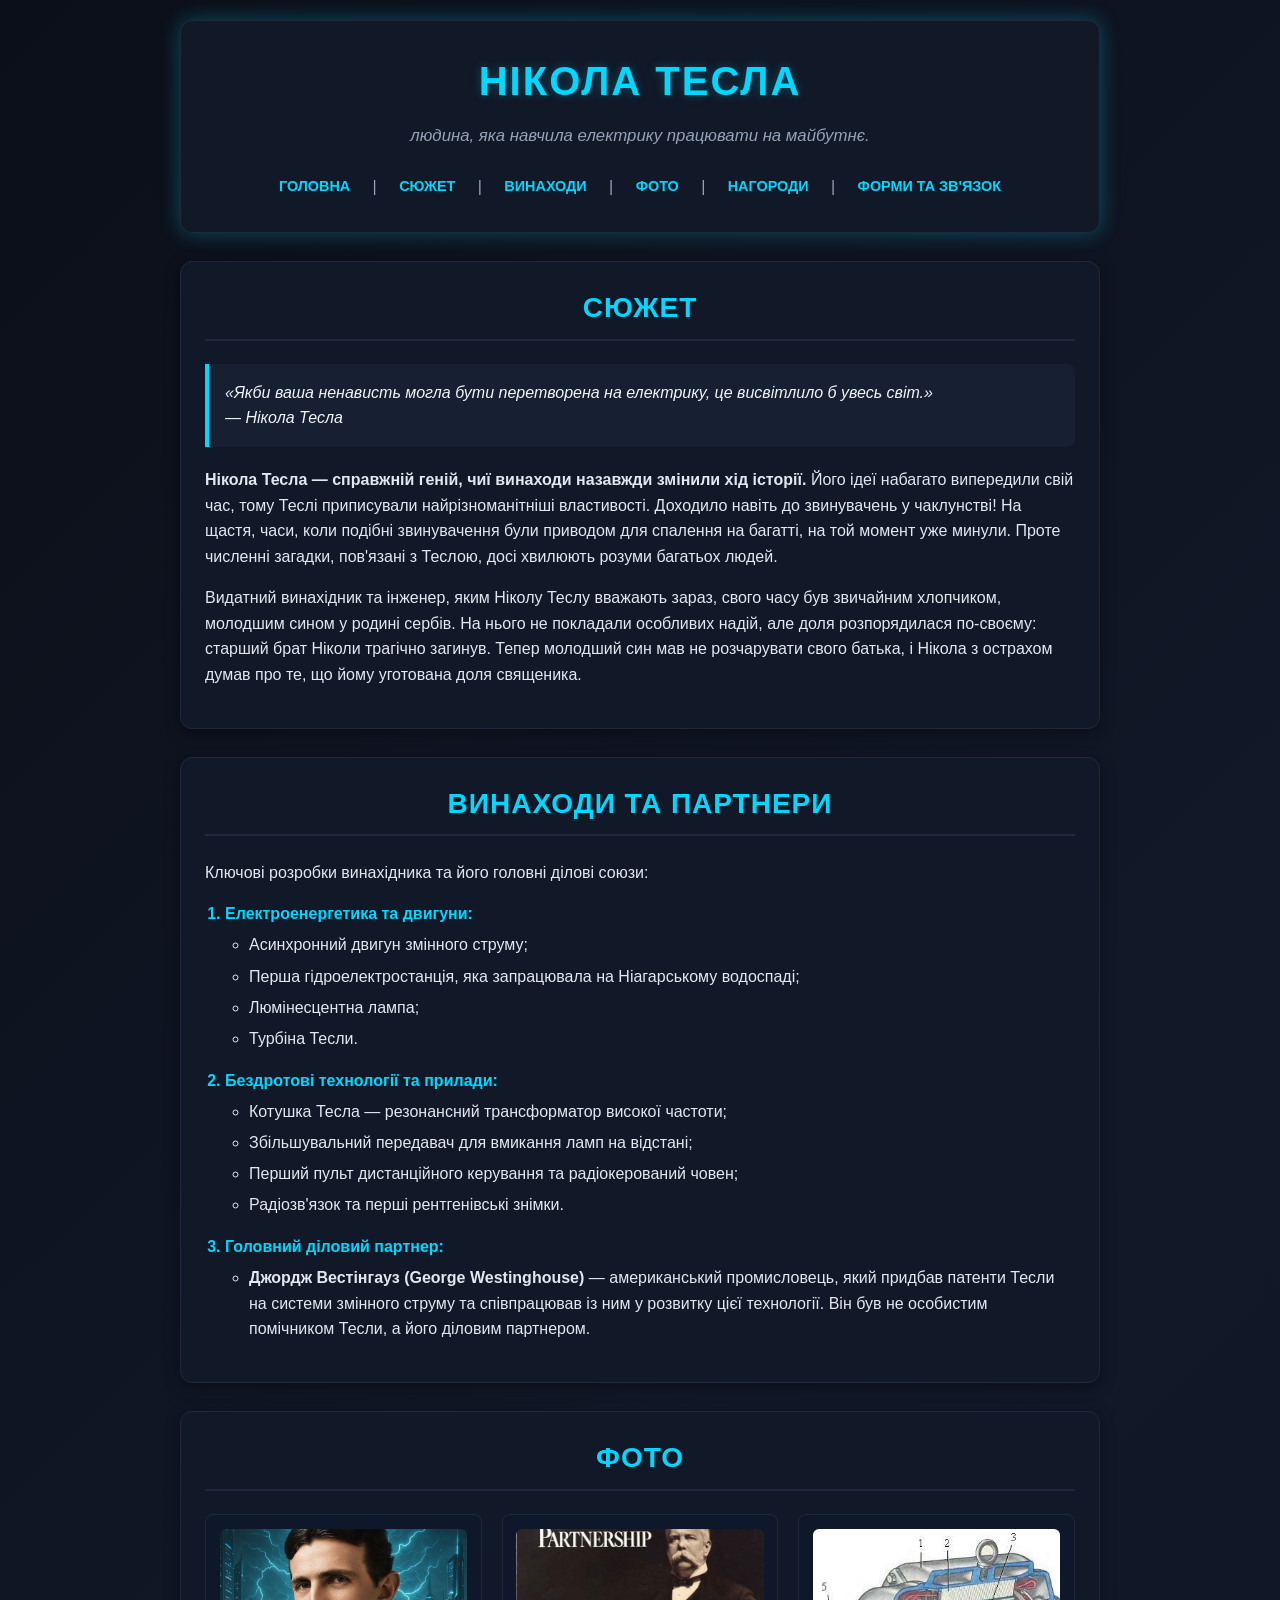
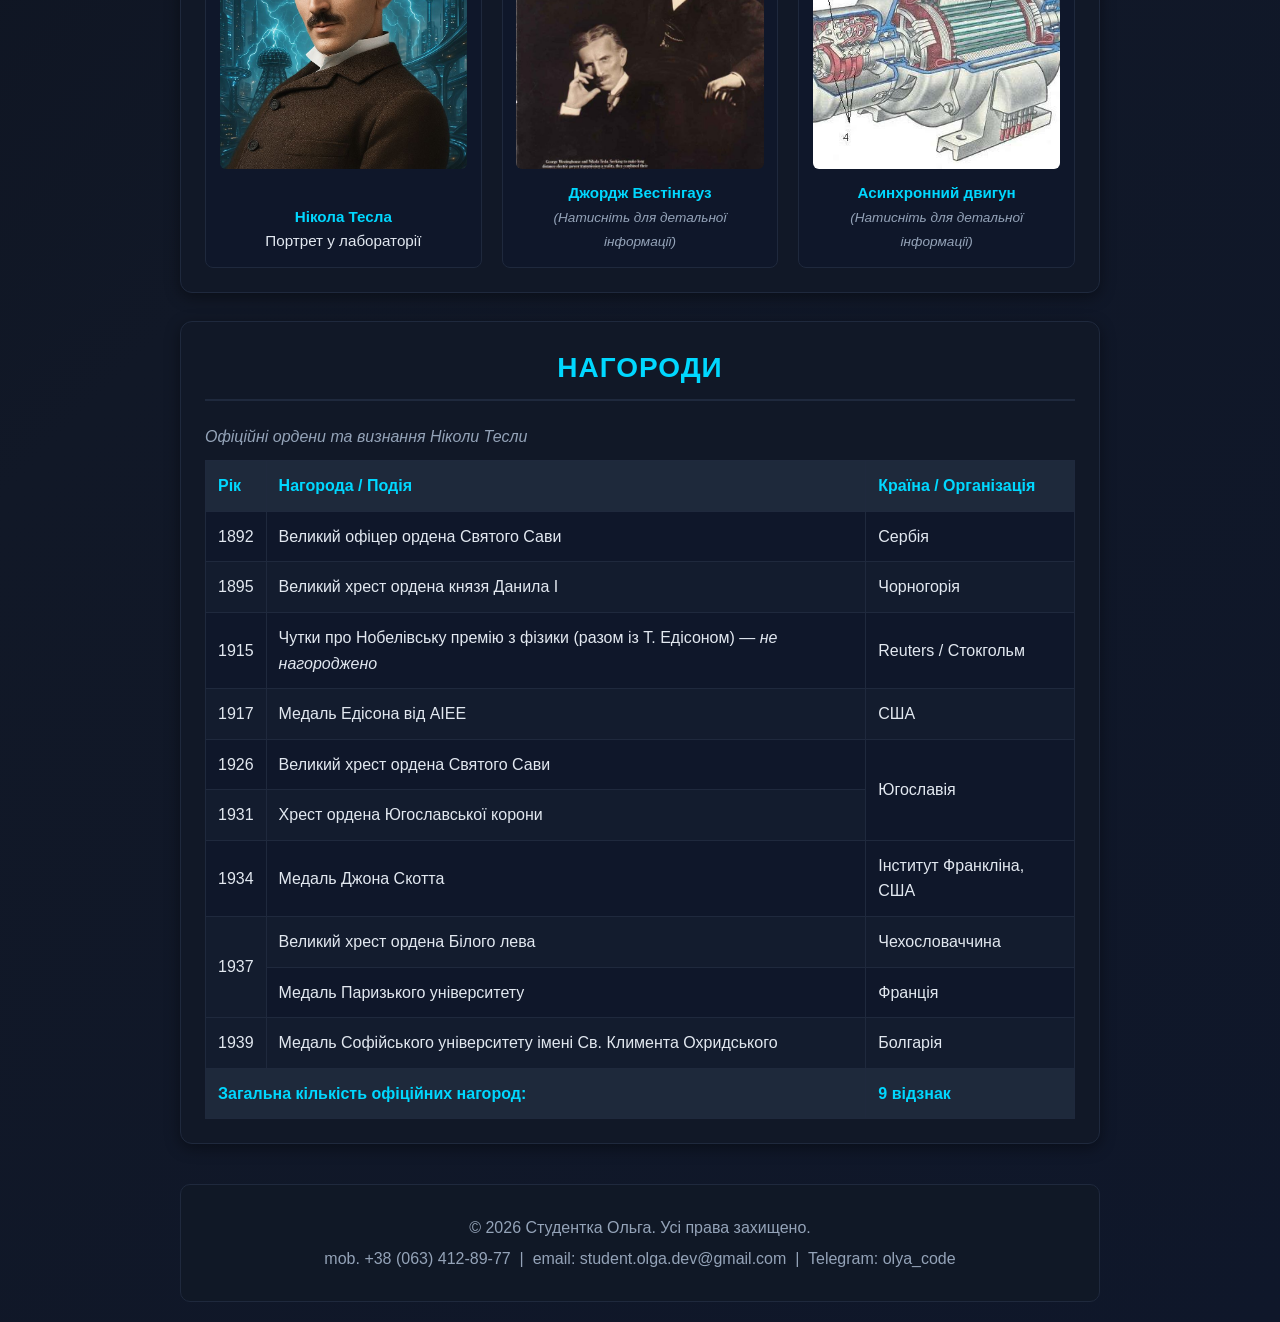
<file: index.html>
<!DOCTYPE html>
<html lang="uk">
<head>
    <meta charset="UTF-8">
    <meta name="viewport" content="width=device-width, initial-scale=1.0">
    <title>Нікола Тесла — Геній Електрики</title>
    <link rel="stylesheet" href="css/styles.css">
</head>
<body>
    <div class="container">
        <header class="site-header">
            <h1>НІКОЛА ТЕСЛА</h1>
            <p class="subtitle">людина, яка навчила електрику працювати на майбутнє.</p>
            <nav class="main-nav" aria-label="Головна навігація">
                <a href="index.html">ГОЛОВНА</a><span class="nav-divider">|</span>
                <a href="#story">СЮЖЕТ</a><span class="nav-divider">|</span>
                <a href="#inventions">ВИНАХОДИ</a><span class="nav-divider">|</span>
                <a href="#photos">ФОТО</a><span class="nav-divider">|</span>
                <a href="#awards">НАГОРОДИ</a><span class="nav-divider">|</span>
                <a href="contact.html">ФОРМИ ТА ЗВ'ЯЗОК</a>
            </nav>
        </header>

        <main>
            <section id="story">
                <h2>СЮЖЕТ</h2>
                <blockquote>
                    «Якби ваша ненависть могла бути перетворена на електрику, це висвітлило б увесь світ.»
                    <br><cite>— Нікола Тесла</cite>
                </blockquote>
                <p><strong>Нікола Тесла — справжній геній, чиї винаходи назавжди змінили хід історії.</strong> Його ідеї набагато випередили свій час, тому Теслі приписували найрізноманітніші властивості. Доходило навіть до звинувачень у чаклунстві! На щастя, часи, коли подібні звинувачення були приводом для спалення на багатті, на той момент уже минули. Проте численні загадки, пов'язані з Теслою, досі хвилюють розуми багатьох людей.</p>
                <p>Видатний винахідник та інженер, яким Ніколу Теслу вважають зараз, свого часу був звичайним хлопчиком, молодшим сином у родині сербів. На нього не покладали особливих надій, але доля розпорядилася по-своєму: старший брат Ніколи трагічно загинув. Тепер молодший син мав не розчарувати свого батька, і Нікола з острахом думав про те, що йому уготована доля священика.</p>
            </section>

            <section id="inventions">
                <h2>ВИНАХОДИ ТА ПАРТНЕРИ</h2>
                <p>Ключові розробки винахідника та його головні ділові союзи:</p>
                <ol class="nested-list">
                    <li>
                        Електроенергетика та двигуни:
                        <ul>
                            <li>Асинхронний двигун змінного струму;</li>
                            <li>Перша гідроелектростанція, яка запрацювала на Ніагарському водоспаді;</li>
                            <li>Люмінесцентна лампа;</li>
                            <li>Турбіна Тесли.</li>
                        </ul>
                    </li>
                    <li>
                        Бездротові технології та прилади:
                        <ul>
                            <li>Котушка Тесла — резонансний трансформатор високої частоти;</li>
                            <li>Збільшувальний передавач для вмикання ламп на відстані;</li>
                            <li>Перший пульт дистанційного керування та радіокерований човен;</li>
                            <li>Радіозв'язок та перші рентгенівські знімки.</li>
                        </ul>
                    </li>
                    <li>
                        Головний діловий партнер:
                        <ul>
                            <li><strong>Джордж Вестінгауз (George Westinghouse)</strong> — американський промисловець, який придбав патенти Тесли на системи змінного струму та співпрацював із ним у розвитку цієї технології. Він був не особистим помічником Тесли, а його діловим партнером.</li>
                        </ul>
                    </li>
                </ol>
            </section>

            <section id="photos">
                <h2>ФОТО</h2>
                <div class="photo-grid">
                    <article class="photo-card">
                        <img src="images/tesla.jpg" alt="Нікола Тесла у лабораторії">
                        <div class="photo-caption">
                            <strong>Нікола Тесла</strong><br>
                            <span>Портрет у лабораторії</span>
                        </div>
                    </article>

                    <article class="photo-card">
                        <a href="westinghouse.html">
                            <img src="images/westinghouse.jpg" alt="Джордж Вестінгауз">
                            <div class="photo-caption">
                                <strong>Джордж Вестінгауз</strong><br>
                                <em>(Натисніть для детальної інформації)</em>
                            </div>
                        </a>
                    </article>

                    <article class="photo-card">
                        <a href="motor.html">
                            <img src="images/motor.jpg" alt="Асинхронний двигун змінного струму">
                            <div class="photo-caption">
                                <strong>Асинхронний двигун</strong><br>
                                <em>(Натисніть для детальної інформації)</em>
                            </div>
                        </a>
                    </article>
                </div>
            </section>

            <section id="awards">
                <h2>НАГОРОДИ</h2>
                <div class="table-responsive">
                    <table>
                        <caption>Офіційні ордени та визнання Ніколи Тесли</caption>
                        <thead>
                            <tr>
                                <th>Рік</th>
                                <th>Нагорода / Подія</th>
                                <th>Країна / Організація</th>
                            </tr>
                        </thead>
                        <tbody>
                            <tr><td>1892</td><td>Великий офіцер ордена Святого Сави</td><td>Сербія</td></tr>
                            <tr><td>1895</td><td>Великий хрест ордена князя Данила I</td><td>Чорногорія</td></tr>
                            <tr><td>1915</td><td>Чутки про Нобелівську премію з фізики (разом із Т. Едісоном) — <em>не нагороджено</em></td><td>Reuters / Стокгольм</td></tr>
                            <tr><td>1917</td><td>Медаль Едісона від AIEE</td><td>США</td></tr>
                            <tr><td>1926</td><td>Великий хрест ордена Святого Сави</td><td rowspan="2">Югославія</td></tr>
                            <tr><td>1931</td><td>Хрест ордена Югославської корони</td></tr>
                            <tr><td>1934</td><td>Медаль Джона Скотта</td><td>Інститут Франкліна, США</td></tr>
                            <tr><td rowspan="2">1937</td><td>Великий хрест ордена Білого лева</td><td>Чехословаччина</td></tr>
                            <tr><td>Медаль Паризького університету</td><td>Франція</td></tr>
                            <tr><td>1939</td><td>Медаль Софійського університету імені Св. Климента Охридського</td><td>Болгарія</td></tr>
                        </tbody>
                        <tfoot>
                            <tr>
                                <td colspan="2"><strong>Загальна кількість офіційних нагород:</strong></td>
                                <td><strong>9 відзнак</strong></td>
                            </tr>
                        </tfoot>
                    </table>
                </div>
            </section>
        </main>

        <footer id="contacts" class="site-footer">
            <p>© 2026 Студентка Ольга. Усі права захищено.</p>
            <p>
                mob. +38 (063) 412-89-77  |  email: student.olga.dev@gmail.com  |  Telegram: olya_code
            </p>
        </footer>
    </div>
</body>
</html>
</file>
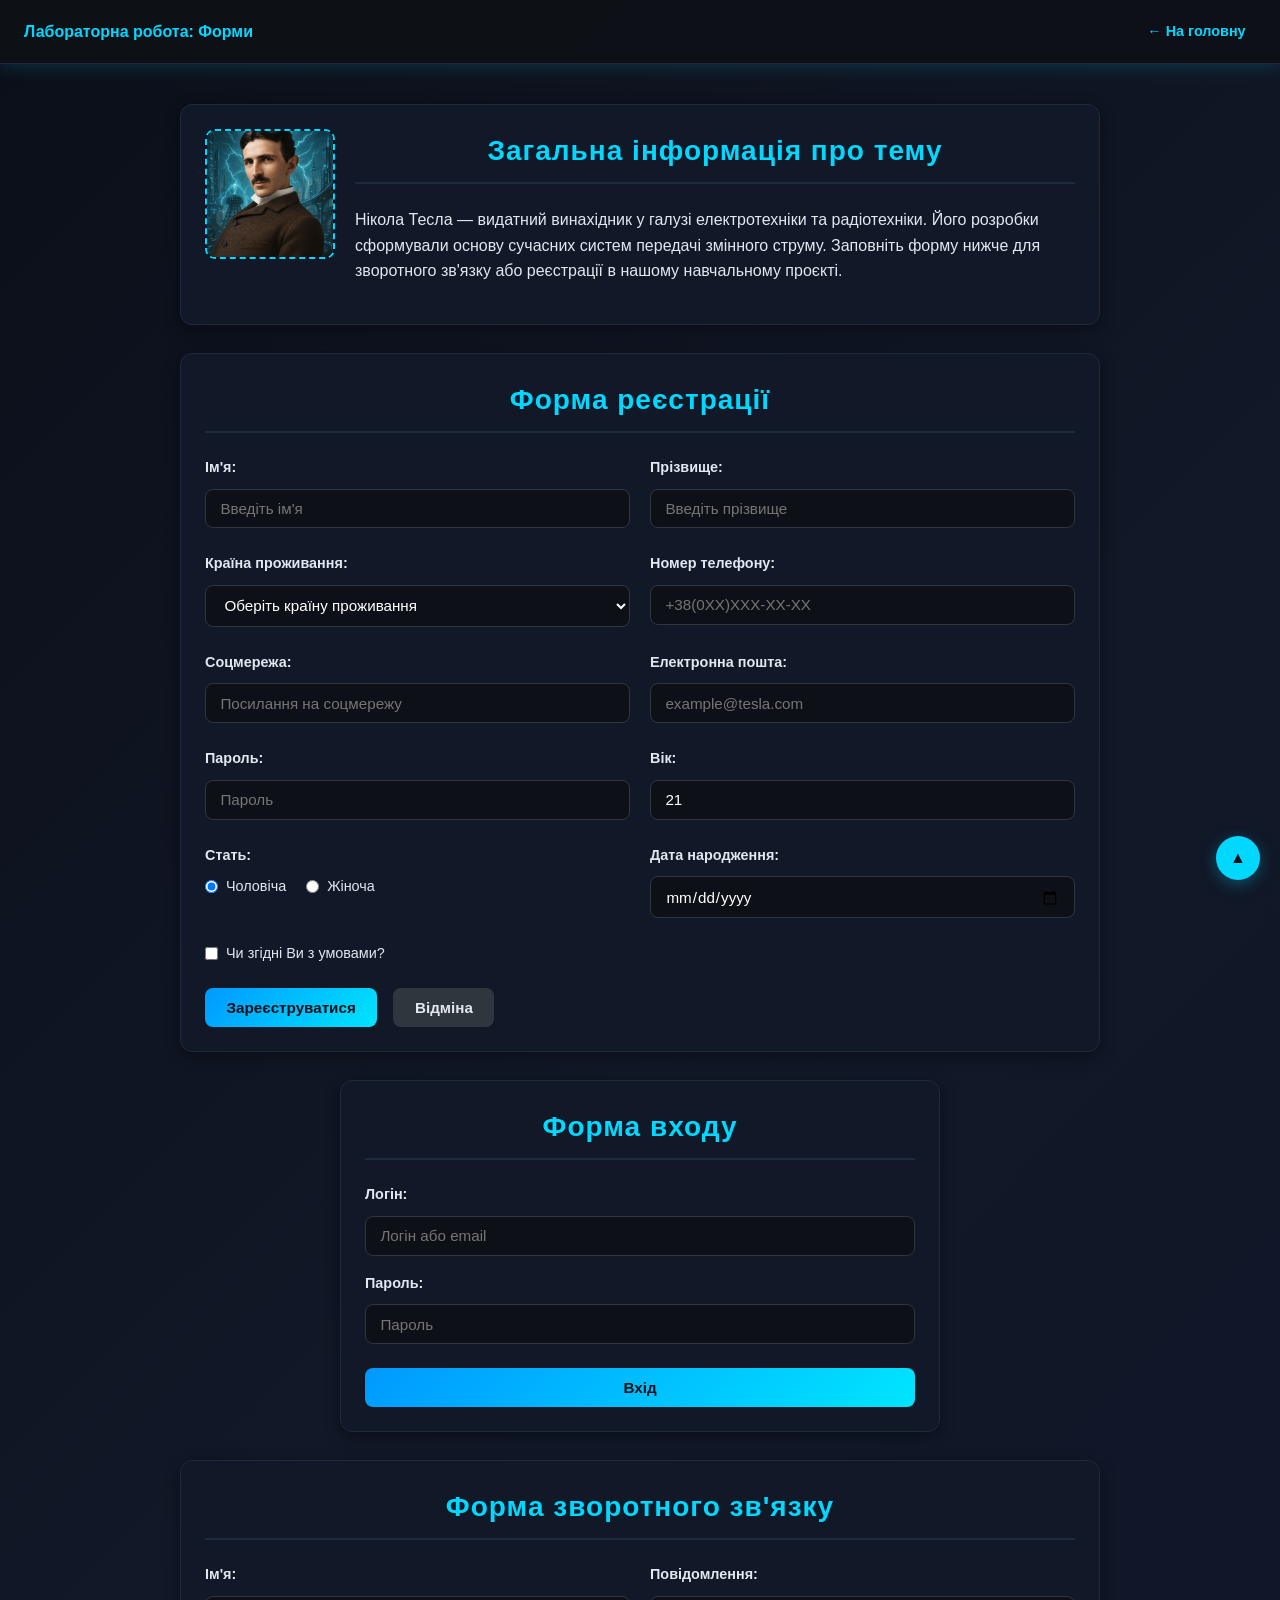
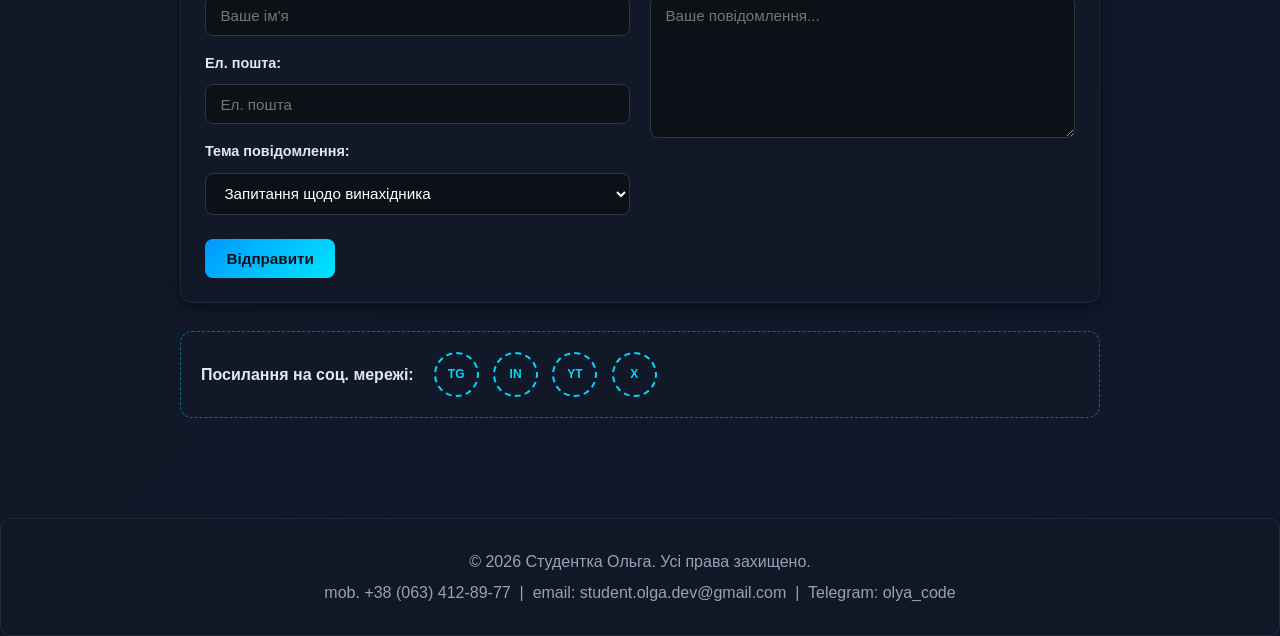
<file: contact.html>
<!DOCTYPE html>
<html lang="uk">
<head>
    <meta charset="UTF-8">
    <meta name="viewport" content="width=device-width, initial-scale=1.0">
    <title>Лабораторна робота: Форми</title>
    <link rel="stylesheet" href="css/styles.css">
</head>
<body>

    <nav class="subpage-nav" aria-label="Навігація сторінки форм">
        <span>Лабораторна робота: Форми</span>
        <a href="index.html">← На головну</a>
    </nav>

    <div class="container" id="main">

        <div class="content-section">
            <div class="info-intro">
                <img src="images/tesla.jpg" alt="Нікола Тесла" class="info-avatar">
                <div class="info-text">
                    <h2>Загальна інформація про тему</h2>
                    <p>Нікола Тесла — видатний винахідник у галузі електротехніки та радіотехніки. Його розробки сформували основу сучасних систем передачі змінного струму. Заповніть форму нижче для зворотного зв'язку або реєстрації в нашому навчальному проєкті.</p>
                </div>
            </div>
        </div>

        <div class="form-section">
            <h2>Форма реєстрації</h2>
            <form>
                <div class="form-row">
                    <div class="form-group">
                        <label for="reg-name">Ім'я:</label>
                        <input id="reg-name" type="text" placeholder="Введіть ім'я" required>
                    </div>
                    <div class="form-group">
                        <label for="reg-surname">Прізвище:</label>
                        <input id="reg-surname" type="text" placeholder="Введіть прізвище" required>
                    </div>
                </div>

                <div class="form-row">
                    <div class="form-group">
                        <label for="reg-country">Країна проживання:</label>
                        <select id="reg-country">
                            <option>Оберіть країну проживання</option>
                            <option>Україна</option>
                            <option>США</option>
                            <option>Велика Британія</option>
                        </select>
                    </div>
                    <div class="form-group">
                        <label for="reg-phone">Номер телефону:</label>
                        <input id="reg-phone" type="tel" placeholder="+38(0XX)XXX-XX-XX" required>
                    </div>
                </div>

                <div class="form-row">
                    <div class="form-group">
                        <label for="reg-social">Соцмережа:</label>
                        <input id="reg-social" type="text" placeholder="Посилання на соцмережу">
                    </div>
                    <div class="form-group">
                        <label for="reg-email">Електронна пошта:</label>
                        <input id="reg-email" type="email" placeholder="example@tesla.com" required>
                    </div>
                </div>

                <div class="form-row">
                    <div class="form-group">
                        <label for="reg-pass">Пароль:</label>
                        <input id="reg-pass" type="password" placeholder="Пароль" required>
                    </div>
                    <div class="form-group">
                        <label for="reg-age">Вік:</label>
                        <input id="reg-age" type="number" min="1" max="120" value="21">
                    </div>
                </div>

                <div class="form-row">
                    <div class="form-group">
                        <label>Стать:</label>
                        <div class="radio-group">
                            <label><input type="radio" name="gender" checked> Чоловіча</label>
                            <label><input type="radio" name="gender"> Жіноча</label>
                        </div>
                    </div>
                    <div class="form-group">
                        <label for="reg-birth">Дата народження:</label>
                        <input id="reg-birth" type="date">
                    </div>
                </div>

                <label class="checkbox-label">
                    <input type="checkbox" required> Чи згідні Ви з умовами?
                </label>

                <div class="form-actions">
                    <button type="submit">Зареєструватися</button>
                    <button type="reset" class="btn-secondary">Відміна</button>
                </div>
            </form>
        </div>

        <div class="form-section form-card-narrow">
            <h2>Форма входу</h2>
            <form>
                <div class="form-group">
                    <label for="login-user">Логін:</label>
                    <input id="login-user" type="text" placeholder="Логін або email" required>
                </div>
                <div class="form-group">
                    <label for="login-pass">Пароль:</label>
                    <input id="login-pass" type="password" placeholder="Пароль" required>
                </div>
                <button type="submit" class="btn-full">Вхід</button>
            </form>
        </div>

        <div class="form-section">
            <h2>Форма зворотного зв'язку</h2>
            <form>
                <div class="form-row">
                    <div>
                        <div class="form-group">
                            <label for="fb-name">Ім'я:</label>
                            <input id="fb-name" type="text" placeholder="Ваше ім'я" required>
                        </div>
                        <div class="form-group">
                            <label for="fb-email">Ел. пошта:</label>
                            <input id="fb-email" type="email" placeholder="Ел. пошта" required>
                        </div>
                        <div class="form-group">
                            <label for="fb-topic">Тема повідомлення:</label>
                            <select id="fb-topic">
                                <option>Запитання щодо винахідника</option>
                                <option>Технічна підтримка</option>
                            </select>
                        </div>
                    </div>
                    <div>
                        <div class="form-group">
                            <label for="fb-msg">Повідомлення:</label>
                            <textarea id="fb-msg" rows="7" placeholder="Ваше повідомлення..." required></textarea>
                        </div>
                    </div>
                </div>
                <button type="submit">Відправити</button>
            </form>
        </div>

        <div class="social-links-box">
            <strong>Посилання на соц. мережі:</strong>
            <div class="social-list">
                <a href="#" class="social-circle">TG</a>
                <a href="#" class="social-circle">IN</a>
                <a href="#" class="social-circle">YT</a>
                <a href="#" class="social-circle">X</a>
            </div>
        </div>

    </div>

    <a href="#main" class="scroll-top" title="Вгору">▲</a>

    <footer id="contacts" class="site-footer">
        <p>© 2026 Студентка Ольга. Усі права захищено.</p>
        <p>
            mob. +38 (063) 412-89-77  |  email: student.olga.dev@gmail.com  |  Telegram: olya_code
        </p>
    </footer>

</body>
</html>
</file>
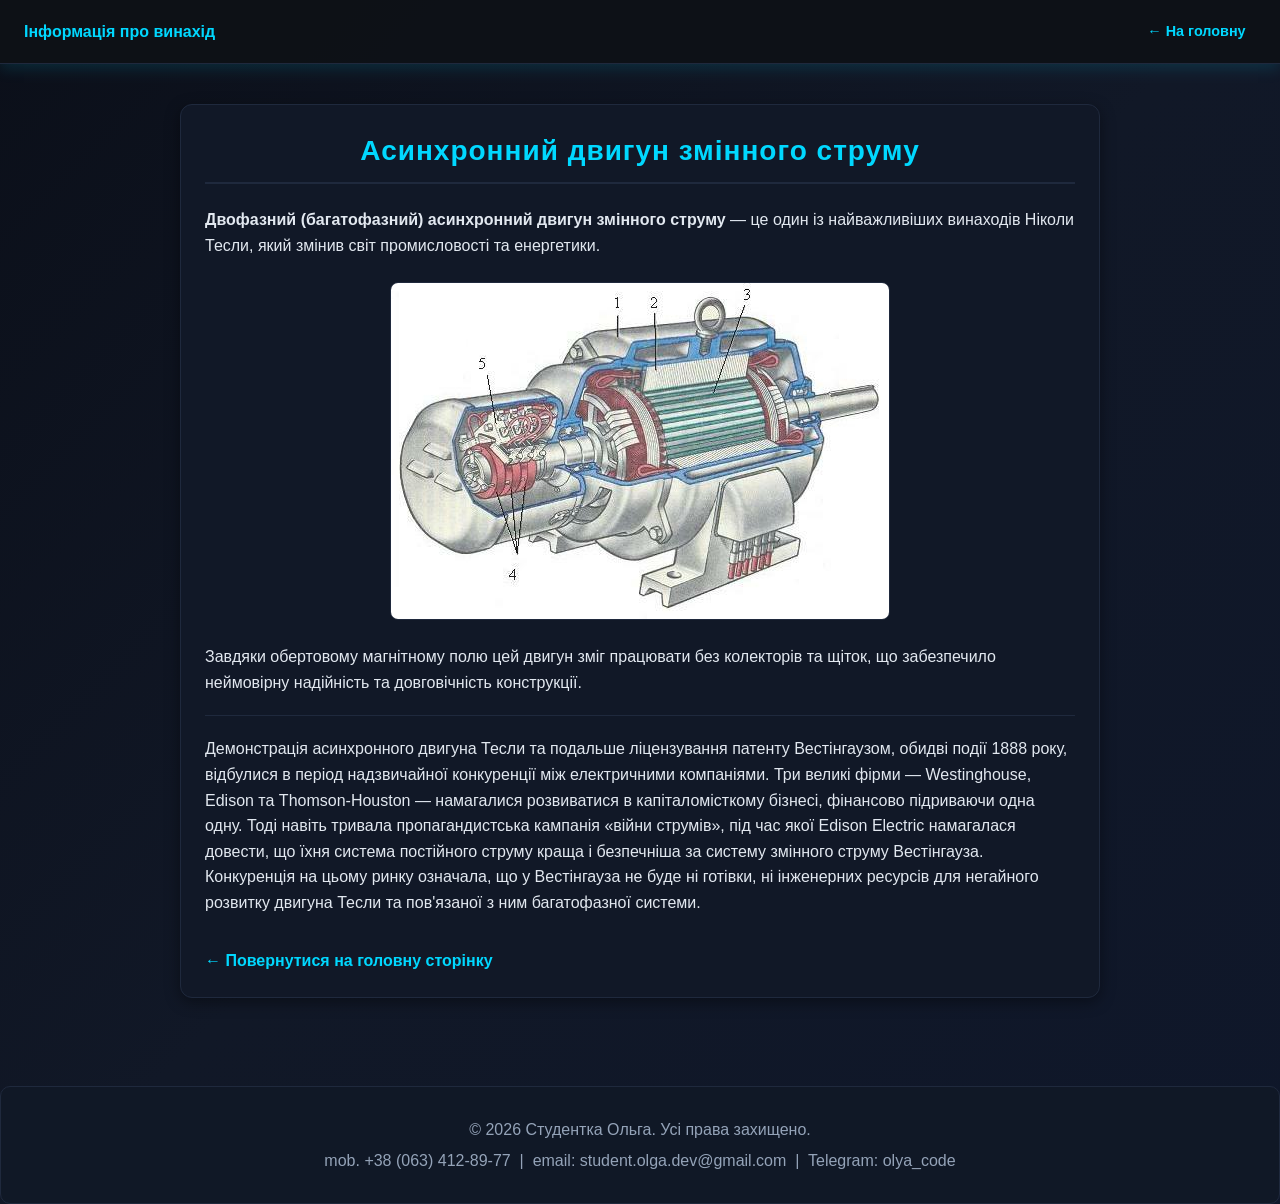
<file: motor.html>
<!DOCTYPE html>
<html lang="uk">
<head>
    <meta charset="UTF-8">
    <meta name="viewport" content="width=device-width, initial-scale=1.0">
    <title>Асинхронний двигун</title>
    <link rel="stylesheet" href="css/styles.css">
</head>
<body>

    <nav class="subpage-nav" aria-label="Навігація сторінки винаходу">
        <span>Інформація про винахід</span>
        <a href="index.html">← На головну</a>
    </nav>

    <div class="container">
        <section>
            <h2>Асинхронний двигун змінного струму</h2>

            <p>
                <strong>Двофазний (багатофазний) асинхронний двигун змінного струму</strong> — це один із найважливіших винаходів Ніколи Тесли, який змінив світ промисловості та енергетики.
            </p>

            <div class="detail-media">
                <img src="images/motor.jpg" alt="Асинхронний двигун Тесли">
            </div>

            <p>
                Завдяки обертовому магнітному полю цей двигун зміг працювати без колекторів та щіток, що забезпечило неймовірну надійність та довговічність конструкції.
            </p>

            <hr class="section-divider">

            <p>
                Демонстрація асинхронного двигуна Тесли та подальше ліцензування патенту Вестінгаузом, обидві події 1888 року, відбулися в період надзвичайної конкуренції між електричними компаніями. Три великі фірми — Westinghouse, Edison та Thomson-Houston — намагалися розвиватися в капіталомісткому бізнесі, фінансово підриваючи одна одну. Тоді навіть тривала пропагандистська кампанія «війни струмів», під час якої Edison Electric намагалася довести, що їхня система постійного струму краща і безпечніша за систему змінного струму Вестінгауза. Конкуренція на цьому ринку означала, що у Вестінгауза не буде ні готівки, ні інженерних ресурсів для негайного розвитку двигуна Тесли та пов'язаної з ним багатофазної системи.
            </p>

            <a href="index.html" class="back-link">← Повернутися на головну сторінку</a>
        </section>
    </div>

    <footer id="contacts" class="site-footer">
        <p>© 2026 Студентка Ольга. Усі права захищено.</p>
        <p>
            mob. +38 (063) 412-89-77  |  email: student.olga.dev@gmail.com  |  Telegram: olya_code
        </p>
    </footer>

</body>
</html>
</file>
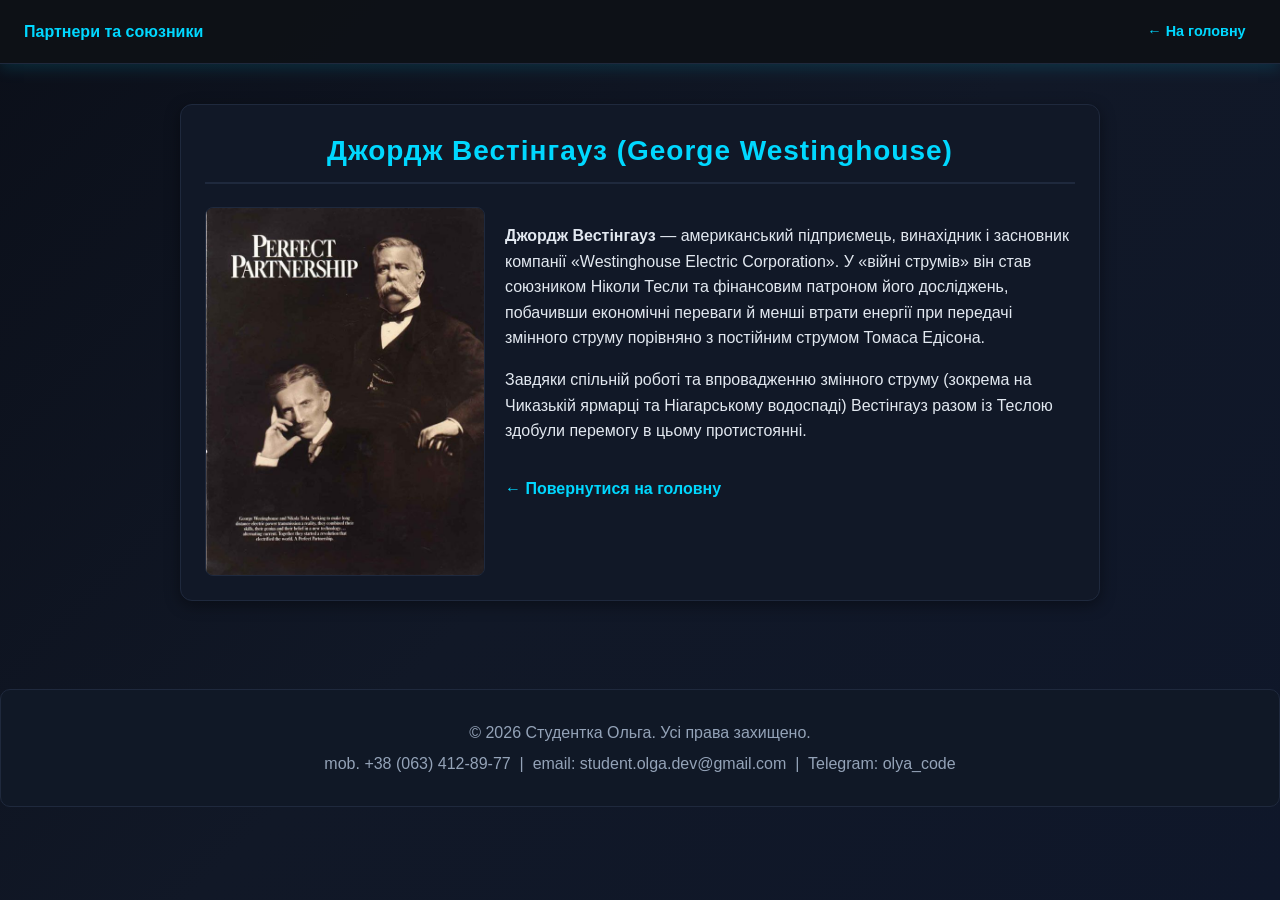
<file: westinghouse.html>
<!DOCTYPE html>
<html lang="uk">
<head>
    <meta charset="UTF-8">
    <meta name="viewport" content="width=device-width, initial-scale=1.0">
    <title>Джордж Вестінгауз</title>
    <link rel="stylesheet" href="css/styles.css">
</head>
<body>

    <nav class="subpage-nav" aria-label="Навігація сторінки партнера">
        <span>Партнери та союзники</span>
        <a href="index.html">← На головну</a>
    </nav>

    <div class="container">
        <section>
            <h2>Джордж Вестінгауз (George Westinghouse)</h2>

            <div class="partner-layout">
                <img src="images/westinghouse.jpg" alt="Джордж Вестінгауз" class="partner-photo">
                <div class="partner-info">
                    <p>
                        <strong>Джордж Вестінгауз</strong> — американський підприємець, винахідник і засновник компанії «Westinghouse Electric Corporation». У «війні струмів» він став союзником Ніколи Тесли та фінансовим патроном його досліджень, побачивши економічні переваги й менші втрати енергії при передачі змінного струму порівняно з постійним струмом Томаса Едісона.
                    </p>
                    <p>
                        Завдяки спільній роботі та впровадженню змінного струму (зокрема на Чиказькій ярмарці та Ніагарському водоспаді) Вестінгауз разом із Теслою здобули перемогу в цьому протистоянні.
                    </p>
                    <a href="index.html" class="back-link">← Повернутися на головну</a>
                </div>
            </div>
        </section>
    </div>

    <footer id="contacts" class="site-footer">
        <p>© 2026 Студентка Ольга. Усі права захищено.</p>
        <p>
            mob. +38 (063) 412-89-77  |  email: student.olga.dev@gmail.com  |  Telegram: olya_code
        </p>
    </footer>

</body>
</html>
</file>
<file: css/styles.css>
*,
*::before,
*::after {
    box-sizing: border-box;
}

:root {
    --bg-color: #0b0f19;
    --card-bg: #111827;
    --surface-elevated: #0f172a;
    --border-color: #1f293d;
    --text-main: #e2e8f0;
    --text-muted: #94a3b8;
    --electric-blue: #00d8ff;
    --electric-glow: rgba(0, 216, 255, 0.3);
}

html {
    font-size: 16px;
    scroll-behavior: smooth;
}

body {
    margin: 0;
    font-family: 'Segoe UI', Tahoma, Geneva, Verdana, sans-serif;
    background: linear-gradient(135deg, #0b0f19, #111827, #0f172a);
    color: var(--text-main);
    line-height: 1.6;
    min-height: 100vh;
}

/* Контейнер */
.container {
    width: 100%;
    max-width: 960px;
    margin: 0 auto;
    padding: 1.25rem;
}

/* Шапка головної сторінки */
.site-header {
    text-align: center;
    padding: 1.75rem 1.25rem;
    background: var(--card-bg);
    border: 1px solid var(--border-color);
    border-radius: 12px;
    box-shadow: 0 0 20px var(--electric-glow);
    margin-bottom: 1.75rem;
}

.site-header h1 {
    color: var(--electric-blue);
    font-size: clamp(1.75rem, 4vw, 2.5rem);
    margin: 0;
    letter-spacing: 2px;
    text-shadow: 0 0 10px var(--electric-glow);
}

.subtitle {
    color: var(--text-muted);
    font-size: 1.05rem;
    font-style: italic;
    margin: 0.6rem 0 1.25rem;
}

/* Навігація (Flexbox) */
.main-nav,
.subpage-nav {
    display: flex;
    align-items: center;
    flex-wrap: wrap;
    gap: 0.5rem 0.75rem;
}

.main-nav {
    justify-content: center;
}

.subpage-nav {
    justify-content: space-between;
    background: rgba(13, 17, 23, 0.95);
    padding: 0.9rem 1.5rem;
    border-bottom: 1px solid var(--border-color);
    box-shadow: 0 4px 15px rgba(0, 216, 255, 0.15);
    margin-bottom: 1.25rem;
}

.subpage-nav span {
    color: var(--electric-blue);
    font-weight: bold;
}

.main-nav a,
.subpage-nav a {
    color: var(--electric-blue);
    text-decoration: none;
    font-weight: bold;
    font-size: 0.9rem;
    padding: 0.35rem 0.65rem;
    border-radius: 6px;
    transition: all 0.25s ease;
}

.main-nav a:hover,
.main-nav a:focus-visible,
.subpage-nav a:hover,
.subpage-nav a:focus-visible {
    color: #ffffff;
    background: rgba(0, 216, 255, 0.12);
    text-shadow: 0 0 8px var(--electric-blue);
    outline: none;
}

.nav-divider {
    color: var(--text-muted);
    user-select: none;
}

/* Секції */
section,
.form-section,
.content-section {
    background: var(--card-bg);
    border: 1px solid var(--border-color);
    border-radius: 12px;
    padding: 1.5rem;
    margin-bottom: 1.75rem;
    box-shadow: 0 4px 15px rgba(0, 0, 0, 0.4);
}

h2 {
    color: var(--electric-blue);
    font-size: clamp(1.3rem, 2.5vw, 1.75rem);
    border-bottom: 2px solid var(--border-color);
    padding-bottom: 0.5rem;
    margin-top: 0;
    letter-spacing: 1px;
    text-align: center;
}

blockquote {
    background: #162032;
    border-left: 4px solid var(--electric-blue);
    margin: 1.25rem 0;
    padding: 1rem;
    border-radius: 0 8px 8px 0;
    font-style: italic;
    color: #f1f5f9;
}

/* Вкладений список */
.nested-list {
    padding-left: 1.25rem;
}

.nested-list > li {
    margin-bottom: 1rem;
    font-weight: bold;
    color: var(--electric-blue);
}

.nested-list ul {
    font-weight: normal;
    color: var(--text-main);
    margin-top: 0.35rem;
    padding-left: 1.5rem;
}

.nested-list ul li {
    margin-bottom: 0.35rem;
}

/* Галерея фото (CSS Grid) */
.photo-grid {
    display: grid;
    grid-template-columns: repeat(auto-fit, minmax(240px, 1fr));
    gap: 1.25rem;
    margin-top: 1.25rem;
}

.photo-card {
    display: flex;
    flex-direction: column;
    justify-content: space-between;
    background: var(--surface-elevated);
    border: 1px solid var(--border-color);
    border-radius: 8px;
    padding: 0.85rem;
    text-align: center;
    transition: transform 0.25s ease, border-color 0.25s ease, box-shadow 0.25s ease;
}

.photo-card:hover {
    transform: translateY(-4px);
    border-color: var(--electric-blue);
    box-shadow: 0 0 15px var(--electric-glow);
}

.photo-card a {
    display: block;
    text-decoration: none;
    color: inherit;
}

/* Гнучкі зображення */
img {
    max-width: 100%;
    height: auto;
    display: block;
}

.photo-card img {
    width: 100%;
    height: 240px;
    object-fit: cover;
    border-radius: 6px;
    background-color: #000;
}

.detail-media {
    text-align: center;
    margin: 1.5rem 0;
}

.detail-media img {
    margin: 0 auto;
    max-height: 380px;
    border-radius: 8px;
    border: 1px solid var(--border-color);
}

.partner-layout {
    display: flex;
    gap: 1.25rem;
    align-items: flex-start;
    flex-wrap: wrap;
    margin-top: 1.25rem;
}

.partner-photo {
    width: 280px;
    max-width: 100%;
    border-radius: 8px;
    border: 1px solid var(--border-color);
}

.partner-info {
    flex: 1 1 280px;
}

.info-intro {
    display: flex;
    gap: 1.25rem;
    align-items: flex-start;
    flex-wrap: wrap;
}

.info-avatar {
    width: 130px;
    height: 130px;
    object-fit: cover;
    border-radius: 10px;
    border: 2px dashed var(--electric-blue);
}

.info-text {
    flex: 1 1 240px;
}

.photo-caption {
    margin-top: 0.75rem;
    font-size: 0.95rem;
}

.photo-caption strong {
    color: var(--electric-blue);
}

.photo-caption em {
    color: var(--text-muted);
    font-size: 0.85rem;
}

/* Адаптивна таблиця */
.table-responsive {
    width: 100%;
    overflow-x: auto;
    -webkit-overflow-scrolling: touch;
    margin-top: 1rem;
}

table {
    width: 100%;
    min-width: 540px;
    border-collapse: collapse;
    background: var(--surface-elevated);
}

caption {
    caption-side: top;
    text-align: left;
    color: var(--text-muted);
    margin-bottom: 0.65rem;
    font-style: italic;
}

th,
td {
    border: 1px solid var(--border-color);
    padding: 0.75rem;
    text-align: left;
}

th {
    background-color: #1e293b;
    color: var(--electric-blue);
}

tbody tr:nth-child(even) {
    background-color: #131c2e;
}

tfoot tr {
    background-color: #1e293b;
    color: var(--electric-blue);
}

/* Форми (CSS Grid + Flexbox) */
.form-card-narrow {
    max-width: 600px;
    margin-left: auto;
    margin-right: auto;
}

.form-row {
    display: grid;
    grid-template-columns: repeat(2, 1fr);
    gap: 1.25rem;
    margin-bottom: 0.5rem;
}

.form-group {
    margin-bottom: 1rem;
}

label {
    display: block;
    margin-bottom: 0.35rem;
    color: var(--text-main);
    font-weight: bold;
    font-size: 0.9rem;
}

input[type="text"],
input[type="password"],
input[type="email"],
input[type="tel"],
input[type="number"],
input[type="date"],
select,
textarea {
    width: 100%;
    padding: 0.65rem 0.9rem;
    margin-top: 0.25rem;
    background: #0d1117;
    border: 1px solid #30363d;
    border-radius: 8px;
    color: #ffffff;
    font-size: 0.95rem;
    font-family: inherit;
    transition: border-color 0.25s ease, box-shadow 0.25s ease;
}

input:focus,
select:focus,
textarea:focus {
    outline: none;
    border-color: var(--electric-blue);
    box-shadow: 0 0 10px rgba(0, 216, 255, 0.3);
}

.radio-group {
    display: flex;
    gap: 1.25rem;
    align-items: center;
    flex-wrap: wrap;
    margin-top: 0.5rem;
}

.radio-group label,
.checkbox-label {
    display: inline-flex;
    align-items: center;
    gap: 0.5rem;
    font-weight: normal;
    margin-bottom: 0;
    cursor: pointer;
}

.radio-group input,
.checkbox-label input {
    width: auto;
    margin: 0;
}

.form-actions {
    display: flex;
    gap: 1rem;
    flex-wrap: wrap;
    margin-top: 1.25rem;
}

button {
    background: linear-gradient(135deg, #0099ff, #00e5ff);
    color: #0d1117;
    border: none;
    padding: 0.7rem 1.35rem;
    border-radius: 8px;
    font-weight: bold;
    font-size: 0.95rem;
    cursor: pointer;
    transition: opacity 0.25s ease, box-shadow 0.25s ease;
}

button:hover {
    opacity: 0.92;
    box-shadow: 0 6px 18px rgba(0, 216, 255, 0.35);
}

button.btn-secondary {
    background: #30363d;
    color: var(--text-main);
}

button.btn-full {
    width: 100%;
    margin-top: 0.5rem;
}

/* Соцмережі та кнопка «Вгору» */
.social-links-box {
    background: var(--card-bg);
    border: 1px dashed rgba(0, 216, 255, 0.45);
    padding: 1.25rem;
    border-radius: 12px;
    display: flex;
    align-items: center;
    gap: 1.25rem;
    flex-wrap: wrap;
    margin-bottom: 2.5rem;
}

.social-list {
    display: flex;
    gap: 0.9rem;
    flex-wrap: wrap;
}

.social-circle {
    width: 45px;
    height: 45px;
    border: 2px dashed var(--electric-blue);
    border-radius: 50%;
    display: flex;
    align-items: center;
    justify-content: center;
    color: var(--electric-blue);
    text-decoration: none;
    font-weight: bold;
    font-size: 0.75rem;
    transition: background-color 0.25s ease, box-shadow 0.25s ease;
}

.social-circle:hover {
    background: rgba(0, 216, 255, 0.12);
    box-shadow: 0 0 12px var(--electric-glow);
}

.scroll-top {
    position: fixed;
    bottom: 1.25rem;
    right: 1.25rem;
    background: var(--electric-blue);
    color: #0d1117;
    width: 44px;
    height: 44px;
    border-radius: 50%;
    display: flex;
    align-items: center;
    justify-content: center;
    text-decoration: none;
    font-weight: bold;
    box-shadow: 0 4px 15px var(--electric-glow);
    z-index: 1000;
}

.back-link {
    display: inline-block;
    margin-top: 1rem;
    color: var(--electric-blue);
    text-decoration: none;
    font-weight: bold;
}

.back-link:hover {
    text-decoration: underline;
}

hr.section-divider {
    border: 0;
    border-top: 1px solid var(--border-color);
    margin: 1.25rem 0;
}

/* Підвал */
.site-footer {
    text-align: center;
    padding: 1.5rem;
    background: rgba(17, 24, 39, 0.92);
    border: 1px solid var(--border-color);
    border-radius: 10px;
    color: var(--text-muted);
    margin-top: 2.5rem;
}

.site-footer p {
    margin: 0.35rem 0;
}

/* МЕДІА-ЗАПИТИ (MEDIA QUERIES) */

/* 1. Планшети в ландшафтній орієнтації та малі ноутбуки (до 1024px) */
@media (max-width: 1024px) {
    .container {
        max-width: 95%;
        padding: 1rem;
    }

    .photo-card img {
        height: 210px;
    }
}

/* 2. Планшети в портретній орієнтації та великі смартфони (до 768px) */
@media (max-width: 768px) {
    section,
    .form-section,
    .content-section {
        padding: 1.1rem;
    }

    .nav-divider {
        display: none;
    }

    .main-nav,
    .subpage-nav {
        flex-direction: column;
        align-items: stretch;
        text-align: center;
        gap: 0.5rem;
    }

    .main-nav a,
    .subpage-nav a {
        display: block;
        width: 100%;
        padding: 0.55rem 0.75rem;
        background: rgba(0, 216, 255, 0.08);
    }

    .form-row {
        grid-template-columns: 1fr;
        gap: 0;
    }

    .partner-photo {
        width: 100%;
    }

    th,
    td {
        padding: 0.6rem;
        font-size: 0.875rem;
    }
}

/* 3. Малий екран смартфона (до 480px) */
@media (max-width: 480px) {
    .container {
        padding: 0.75rem;
    }

    .site-header {
        padding: 1.25rem 0.9rem;
    }

    .photo-grid {
        grid-template-columns: 1fr;
    }

    .photo-card img {
        height: 190px;
    }

    .info-avatar {
        width: 100%;
        height: 180px;
    }
}
</file>
